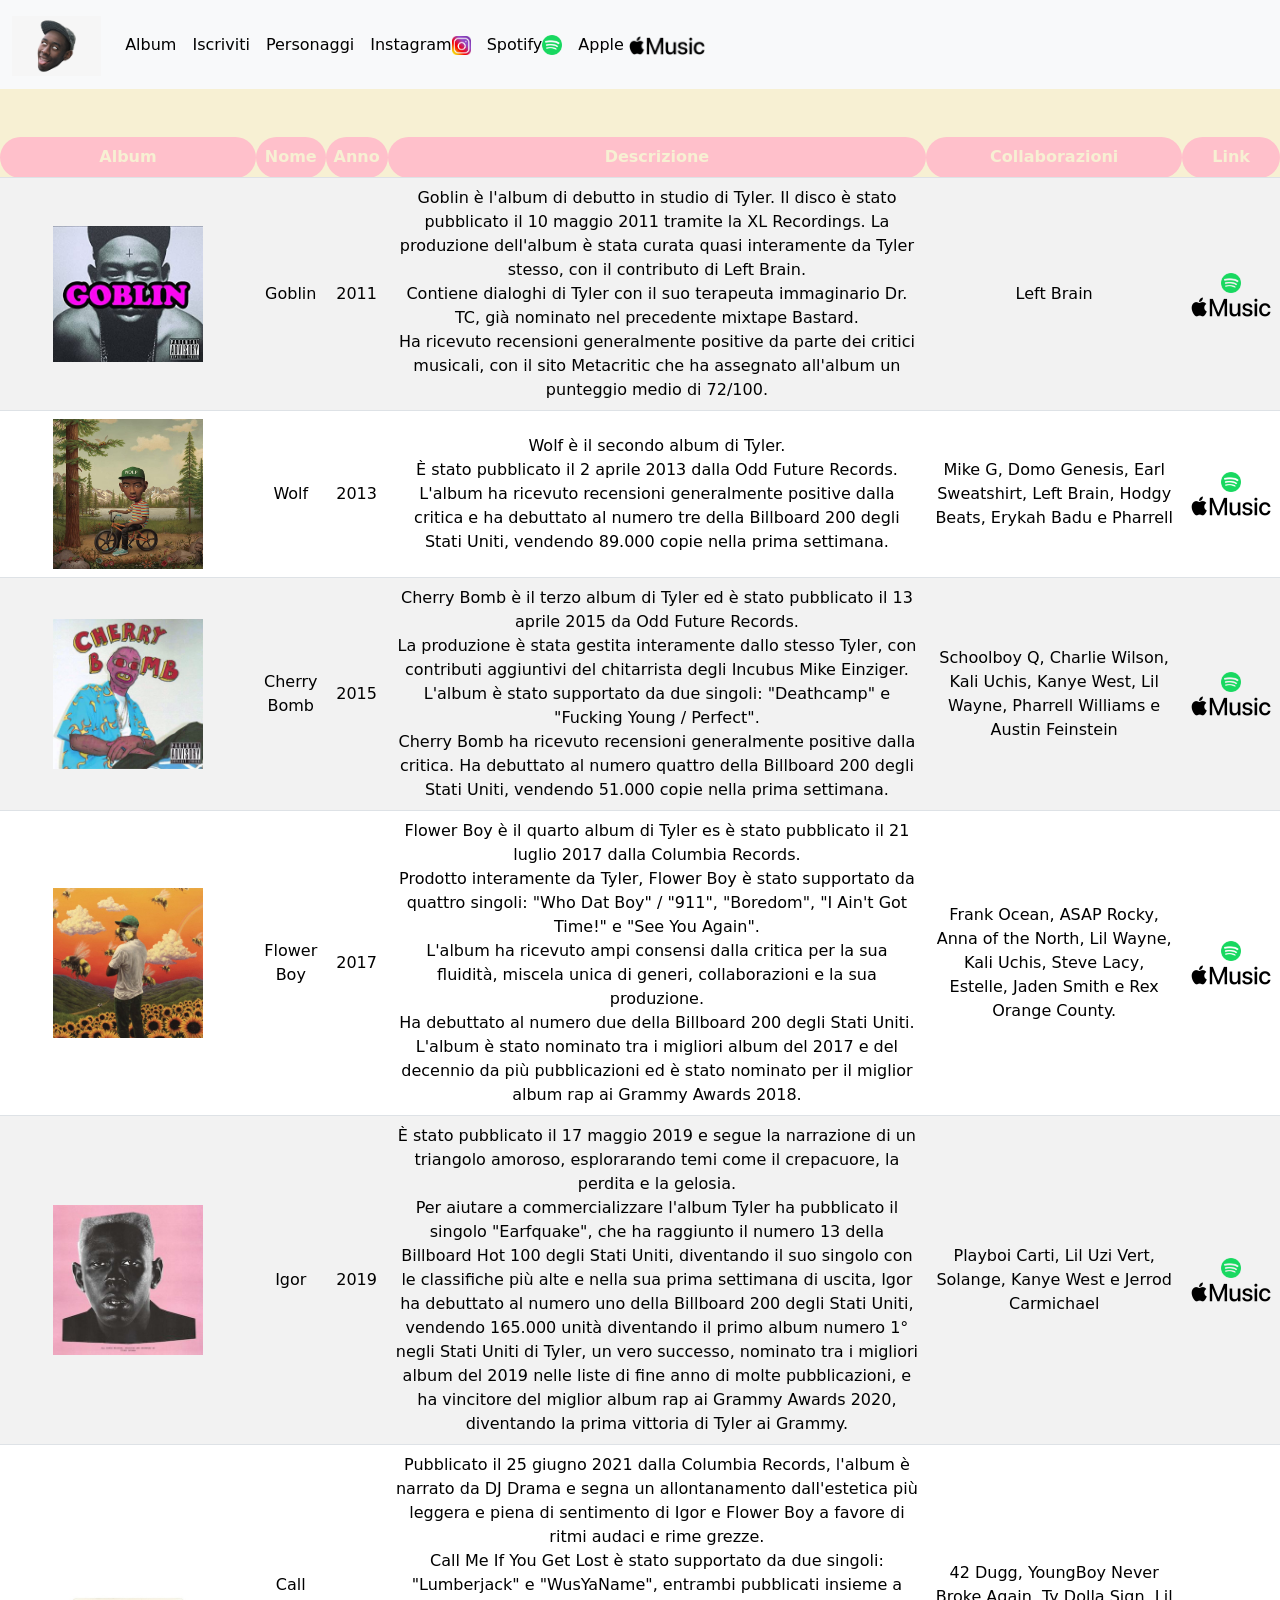
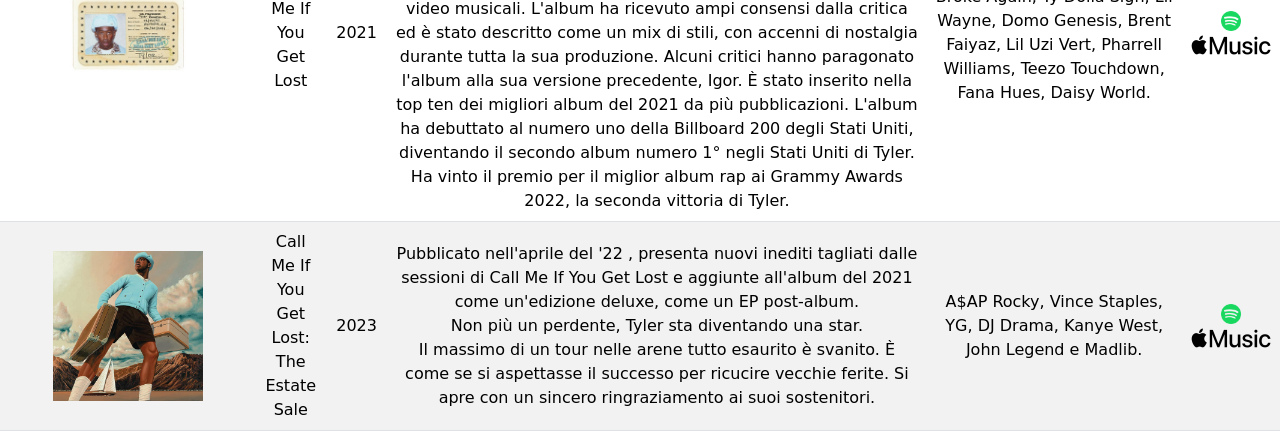
<file: htdocs/pages/album.html>
<!DOCTYPE html>
<html>
<head>
     <link rel="preconnect" href="https://fonts.googleapis.com">
<link rel="preconnect" href="https://fonts.gstatic.com" crossorigin>
<link href="https://fonts.googleapis.com/css2?family=Nunito+Sans:wght@1000&display=swap" rel="stylesheet">
     <meta charset="utf-8">
     <meta name="viewport" content="width=device-width, initial-scale=1">
     <title>Tyler</title>
     <link rel="icon" type="image/x-icon" href="../images/flower-boy-tyler-the-creator-medium-square.jpg">
     <link href="https://cdn.jsdelivr.net/npm/bootstrap@5.3.0-alpha3/dist/css/bootstrap.min.css" rel="stylesheet" integrity="sha384-KK94CHFLLe+nY2dmCWGMq91rCGa5gtU4mk92HdvYe+M/SXH301p5ILy+dN9+nJOZ" crossorigin="anonymous">
     <link rel="stylesheet" href="../CSS/style.css">
     <script src="https://cdn.jsdelivr.net/npm/@popperjs/core@2.11.7/dist/umd/popper.min.js" integrity="sha384-zYPOMqeu1DAVkHiLqWBUTcbYfZ8osu1Nd6Z89ify25QV9guujx43ITvfi12/QExE" crossorigin="anonymous"></script>
<script src="https://cdn.jsdelivr.net/npm/bootstrap@5.3.0-alpha3/dist/js/bootstrap.min.js" integrity="sha384-Y4oOpwW3duJdCWv5ly8SCFYWqFDsfob/3GkgExXKV4idmbt98QcxXYs9UoXAB7BZ" crossorigin="anonymous"></script>
</head>
<body>
     <nav class="navbar navbar-expand-lg bg-body-tertiary">
          <div class="container-fluid">
          <a class="navbar-brand" href="../index.html"> <img src="../images/169-1696071_tyler-the-creator-photo-png-transparent-tyler-the.png" alt="Logo" width="" height="60" class="d-inline-block align-text-top"> </a>
            <button class="navbar-toggler" type="button" data-bs-toggle="collapse" data-bs-target="#navbarNavAltMarkup" aria-controls="navbarNavAltMarkup" aria-expanded="false" aria-label="Toggle navigation">
              <span class="navbar-toggler-icon"></span>
            </button>
            <div class="collapse navbar-collapse" id="navbarNavAltMarkup">
              <div class="navbar-nav">
                <a class="nav-link active hover-underline-animation" aria-current="page" href="../pages/album.html">Album</a>
                <a class="nav-link active hover-underline-animation" aria-current="page" href="../pages/iscriviti.html">Iscriviti</a>
                <a class="nav-link active hover-underline-animation" aria-current="page" href="../pages/foto.html">Personaggi</a>
                <a class="nav-link hover-underline-animation" href="https://www.instagram.com/feliciathegoat/" target="_blank">Instagram<img src="../images/Instagram-Icon.png" alt="" width="" height="19" ></a>
                <a class="nav-link hover-underline-animation" href="https://open.spotify.com/artist/4V8LLVI7PbaPR0K2TGSxFF" target="_blank">Spotify<img src="../images/Spotify_logo_without_text.svg.png" alt="" height="20"></a>
                <a class="nav-link hover-underline-animation" href="https://music.apple.com/us/artist/tyler-the-creator/420368335" target="_blank">Apple <img src="../images/apple.png" width="auto" height="19px" alt=""></a>
              </div>
            </div>
          </div>
        </nav>
        <br><br>
        <table class="table table-striped align-middle">
          <thead>
            <tr>
              <th scope="col" id="ora" class="text-center">Album</th>
              <th scope="col" id="ora" style="width: 5%;">Nome</th>
              <th scope="col" id="ora" style="width: 1%;">Anno</th>
              <th scope="col" class="descrizione" id="ora">Descrizione</th>
              <th scope="col" class="collab" id="ora" style="width: 20%;">Collaborazioni</th>
              <th scope="col" id="ora">Link</th>
            </tr>
          </thead>
          <tbody>
            <tr id="goblin">
              <th scope="row" class="prima"><img id="album" class="zoomzoom" src="../images/51xMggEzHJL._AC_SX355_.jpg" alt=""></th>
              <td> Goblin</td>
              <td>2011</td>
              <td class="align-middle descrizione"> Goblin è l'album di debutto in studio di Tyler. Il disco è stato pubblicato il 10 maggio 2011 tramite la XL Recordings. La produzione dell'album è stata curata quasi interamente da Tyler stesso, con il contributo di Left Brain. <br>
                Contiene dialoghi di Tyler con il suo terapeuta immaginario Dr. TC, già nominato nel precedente mixtape Bastard. <br>
                Ha ricevuto recensioni generalmente positive da parte dei critici musicali, con il sito Metacritic che ha assegnato all'album un punteggio medio di 72/100.</td>
                <td class="collab">Left Brain</td>
              <td><a href="https://open.spotify.com/album/5dbCm8qaCdWnNdVyi3urUO" target="_blank"><img src="../images/Spotify_logo_without_text.svg.png" height="20px" alt=""></a> <a href="https://music.apple.com/us/album/goblin/431231125" target="_blank"><img src="../images/apple.png" height="20px" alt=""></a></td>
            </tr>
            <tr id="wolf">
              <th scope="row"><img id="album" class="zoomzoom" src="../images/WOLF.jpg" alt=""></th>
              <td>Wolf</td>
              <td>2013</td>
              <td class="descrizione">Wolf è il secondo album di Tyler. <br> È stato pubblicato il 2 aprile 2013 dalla Odd Future Records. <br>
                L'album ha ricevuto recensioni generalmente positive dalla critica e ha debuttato al numero tre della Billboard 200 degli Stati Uniti, vendendo 89.000 copie nella prima settimana.</td>
                <td class="collab">Mike G, Domo Genesis, Earl Sweatshirt, Left Brain, Hodgy Beats, Erykah Badu e Pharrell</td>
              <td><a href="https://open.spotify.com/album/40QTqOBBxCEIQlLNdSjFQB" target="_blank"><img src="../images/Spotify_logo_without_text.svg.png" height="20px" alt=""></a> <a href="https://music.apple.com/us/album/wolf/600946351" target="_blank"><img src="../images/apple.png" height="20px" alt=""></a></td>
            </tr>
            <tr id="cherry">
              <th scope="row"><img id="album" class="zoomzoom" src="../images/Cherry_Bomb_Tyler_the_Creator.png" alt=""></th>
              <td>Cherry Bomb</td>
              <td>2015</td>
              <td class="descrizione">Cherry Bomb è il terzo album di Tyler ed è stato pubblicato il 13 aprile 2015 da Odd Future Records. <br> La produzione è stata gestita interamente dallo stesso Tyler, con contributi aggiuntivi del chitarrista degli Incubus Mike Einziger. <br> L'album è stato supportato da due singoli: "Deathcamp" e "Fucking Young / Perfect". <br>

                Cherry Bomb ha ricevuto recensioni generalmente positive dalla critica. Ha debuttato al numero quattro della Billboard 200 degli Stati Uniti, vendendo 51.000 copie nella prima settimana.</td>
                <td class="collab">Schoolboy Q, Charlie Wilson, Kali Uchis, Kanye West, Lil Wayne, Pharrell Williams e Austin Feinstein</td>
              <td><a href="https://open.spotify.com/album/5V3Chnpno9oTI7JSPXKUf3" target="_blank"><img src="../images/Spotify_logo_without_text.svg.png" height="20px" alt=""></a> <a href="https://music.apple.com/us/album/cherry-bomb/983056044" target="_blank"><img src="../images/apple.png" height="20px" alt=""></a></td>
            </tr>
            <tr id="flower">
              <th scope="row"><img id="album" class="zoomzoom" src="../images/flower-boy-tyler-the-creator-medium-square.jpg" alt=""></th>
              <td> Flower Boy</td>
              <td>2017</td>
              <td class="descrizione">Flower Boy è il quarto album di Tyler es è stato pubblicato il 21 luglio 2017 dalla Columbia Records. <br> Prodotto interamente da Tyler, Flower Boy è stato supportato da quattro singoli: "Who Dat Boy" / "911", "Boredom", "I Ain't Got Time!" e "See You Again". <br> L'album ha ricevuto ampi consensi dalla critica per la sua fluidità, miscela unica di generi, collaborazioni e la sua produzione. <br> Ha debuttato al numero due della Billboard 200 degli Stati Uniti. L'album è stato nominato tra i migliori album del 2017 e del decennio da più pubblicazioni ed è stato nominato per il miglior album rap ai Grammy Awards 2018.</td>
              <td class="collab">Frank Ocean, ASAP Rocky, Anna of the North, Lil Wayne, Kali Uchis, Steve Lacy, Estelle, Jaden Smith e Rex Orange County. </td>
              <td><a href="https://open.spotify.com/album/2nkto6YNI4rUYTLqEwWJ3o" target="_blank"><img src="../images/Spotify_logo_without_text.svg.png" height="20px" alt=""></a> <a href="https://music.apple.com/us/album/flower-boy/1254572564" target="_blank"><img src="../images/apple.png" height="20px" alt=""></a></td>
            </tr>
            <tr id="igor">
              <th scope="row"><img id="album" class="zoomzoom" src="../images/Igor_-_Tyler,_the_Creator.jpg" alt=""></th>
              <td>Igor</td>
              <td>2019</td>
              <td class="descrizione">È stato pubblicato il 17 maggio 2019 e segue la narrazione di un triangolo amoroso, esplorarando temi come il crepacuore, la perdita e la gelosia. <br>Per aiutare a commercializzare l'album Tyler ha pubblicato il singolo "Earfquake", che ha raggiunto il numero 13 della Billboard Hot 100 degli Stati Uniti, diventando il suo singolo con le classifiche più alte e nella sua prima settimana di uscita, Igor ha debuttato al numero uno della Billboard 200 degli Stati Uniti, vendendo 165.000 unità diventando il primo album numero 1° negli Stati Uniti di Tyler, un vero successo, nominato tra i migliori album del 2019 nelle liste di fine anno di molte pubblicazioni, e ha vincitore del miglior album rap ai Grammy Awards 2020, diventando la prima vittoria di Tyler ai Grammy.</td>
                <td class="collab">Playboi Carti, Lil Uzi Vert, Solange, Kanye West e Jerrod Carmichael</td>
              <td><a href="https://open.spotify.com/album/5zi7WsKlIiUXv09tbGLKsE" target="_blank"><img src="../images/Spotify_logo_without_text.svg.png" height="20px" alt=""></a> <a href="https://music.apple.com/us/album/igor/1463409338" target="_blank"><img src="../images/apple.png" height="20px" alt=""></a></td>
            </tr>
            <tr id="call">
              <th scope="row"><img id="album" class="zoomzoom" src="../images/Call_Me_If_You_Get_Lost_album_cover.jpg" alt=""></th>
              <td>Call Me If You Get Lost</td>
              <td>2021</td>
              <td class="descrizione">Pubblicato il 25 giugno 2021 dalla Columbia Records, l'album è narrato da DJ Drama e segna un allontanamento dall'estetica più leggera e piena di sentimento di Igor e Flower Boy a favore di ritmi audaci e rime grezze. <br> Call Me If You Get Lost è stato supportato da due singoli: "Lumberjack" e "WusYaName", entrambi pubblicati insieme a video musicali. L'album ha ricevuto ampi consensi dalla critica ed è stato descritto come un mix di stili, con accenni di nostalgia durante tutta la sua produzione. Alcuni critici hanno paragonato l'album alla sua versione precedente, Igor. È stato inserito nella top ten dei migliori album del 2021 da più pubblicazioni. L'album ha debuttato al numero uno della Billboard 200 degli Stati Uniti, diventando il secondo album numero 1° negli Stati Uniti di Tyler. Ha vinto il premio per il miglior album rap ai Grammy Awards 2022, la seconda vittoria di Tyler.</td>
              <td class="collab">42 Dugg, YoungBoy Never Broke Again, Ty Dolla Sign, Lil Wayne, Domo Genesis, Brent Faiyaz, Lil Uzi Vert, Pharrell Williams, Teezo Touchdown, Fana Hues, Daisy World.</td>
              <td><a href="https://open.spotify.com/album/45ba6QAtNrdv6Ke4MFOKk9" target="_blank"><img src="../images/Spotify_logo_without_text.svg.png" height="20px" alt=""></a> <a href="https://music.apple.com/us/album/call-me-if-you-get-lost/1573484415 target="_blank"><img src="../images/apple.png" height="20px" alt=""></a></td>
            </tr>
            <tr>
              <th scope="row"><img id="album" class="zoomzoom" src="../images/CMIYGL.jpg" alt=""></th>
              <td>Call Me If You Get Lost: The Estate Sale</td>
              <td>2023</td>
              <td class="descrizione">Pubblicato nell'aprile del '22 , presenta nuovi inediti tagliati dalle sessioni di Call Me If You Get Lost e aggiunte all'album del 2021 come un'edizione deluxe, come un EP post-album. <br> Non più un perdente, Tyler sta diventando una star. <br> Il massimo di un tour nelle arene tutto esaurito è svanito. È come se si aspettasse il successo per ricucire vecchie ferite. Si apre con un sincero ringraziamento ai suoi sostenitori.</td>
              <td class="collab">A$AP Rocky, Vince Staples, YG, DJ Drama, Kanye West, John Legend e Madlib.</td>
              <td><a href="https://open.spotify.com/album/1GG6U2SSJPHO6XsFiBzxYv" target="_blank"><img src="../images/Spotify_logo_without_text.svg.png" height="20px" alt=""></a> <a href="https://music.apple.com/us/album/call-me-if-you-get-lost-the-estate-sale/1679454273" target="_blank"><img src="../images/apple.png" height="20px" alt=""></a></td>
            </tr>
          </tbody>
        </table>
</body>
</html>
</file>
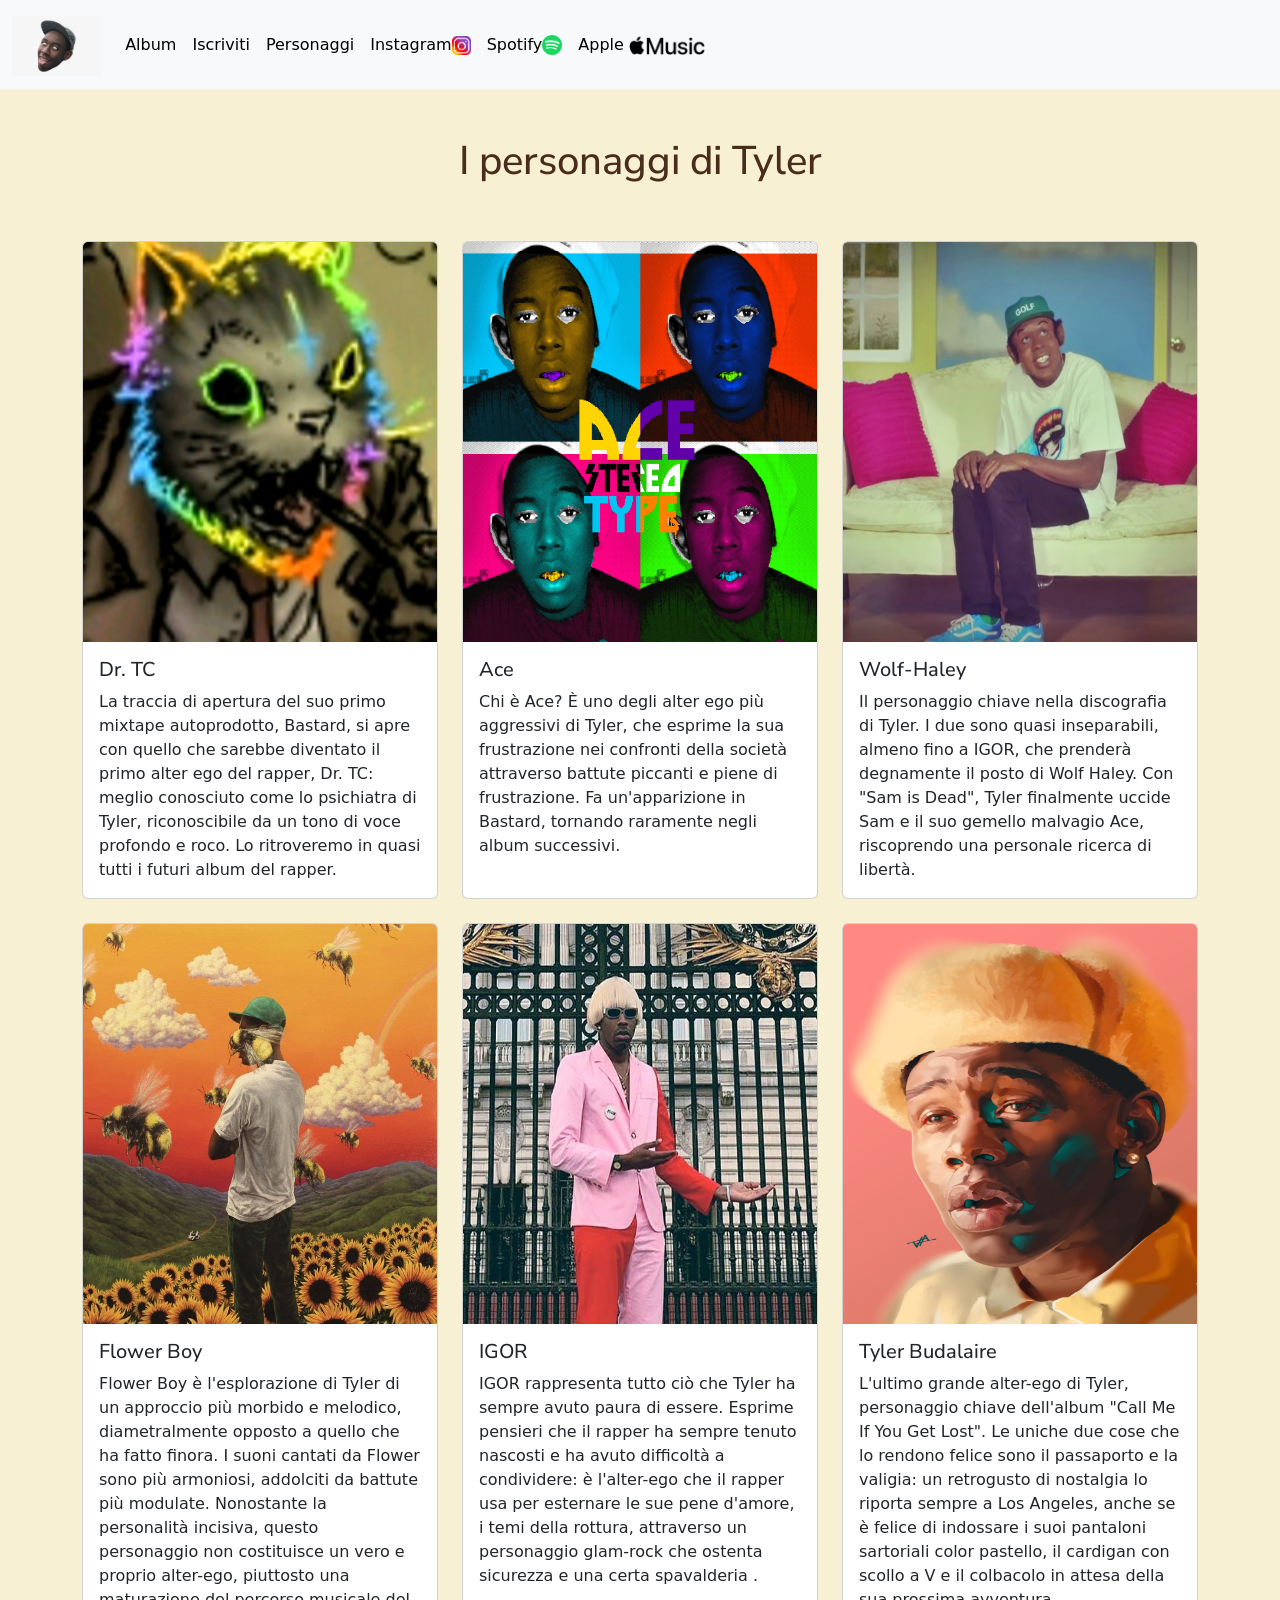
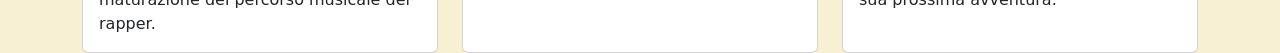
<file: htdocs/pages/foto.html>
<!DOCTYPE html>
<html>
<head>
     <link rel="preconnect" href="https://fonts.googleapis.com">
<link rel="preconnect" href="https://fonts.gstatic.com" crossorigin>
<link href="https://fonts.googleapis.com/css2?family=Nunito+Sans:wght@1000&display=swap" rel="stylesheet">
     <meta charset="utf-8">
     <meta name="viewport" content="width=device-width, initial-scale=1">
     <title>Tyler</title>
     <link rel="icon" type="image/x-icon" href="../images/flower-boy-tyler-the-creator-medium-square.jpg">
     <link href="https://cdn.jsdelivr.net/npm/bootstrap@5.3.0-alpha3/dist/css/bootstrap.min.css" rel="stylesheet" integrity="sha384-KK94CHFLLe+nY2dmCWGMq91rCGa5gtU4mk92HdvYe+M/SXH301p5ILy+dN9+nJOZ" crossorigin="anonymous">
     <link rel="stylesheet" href="../CSS/style.css">
     <script src="https://cdn.jsdelivr.net/npm/@popperjs/core@2.11.7/dist/umd/popper.min.js" integrity="sha384-zYPOMqeu1DAVkHiLqWBUTcbYfZ8osu1Nd6Z89ify25QV9guujx43ITvfi12/QExE" crossorigin="anonymous"></script>
<script src="https://cdn.jsdelivr.net/npm/bootstrap@5.3.0-alpha3/dist/js/bootstrap.min.js" integrity="sha384-Y4oOpwW3duJdCWv5ly8SCFYWqFDsfob/3GkgExXKV4idmbt98QcxXYs9UoXAB7BZ" crossorigin="anonymous"></script>
</head>
<body>
     <nav class="navbar navbar-expand-lg bg-body-tertiary">
          <div class="container-fluid">
          <a class="navbar-brand" href="../index.html"> <img src="../images/169-1696071_tyler-the-creator-photo-png-transparent-tyler-the.png" alt="Logo" width="" height="60" class="d-inline-block align-text-top"> </a>
            <button class="navbar-toggler" type="button" data-bs-toggle="collapse" data-bs-target="#navbarNavAltMarkup" aria-controls="navbarNavAltMarkup" aria-expanded="false" aria-label="Toggle navigation">
              <span class="navbar-toggler-icon"></span>
            </button>
            <div class="collapse navbar-collapse" id="navbarNavAltMarkup">
              <div class="navbar-nav">
                <a class="nav-link active hover-underline-animation" aria-current="page" href="../pages/album.html">Album</a>
                <a class="nav-link active hover-underline-animation" aria-current="page" href="../pages/iscriviti.html">Iscriviti</a>
                <a class="nav-link active hover-underline-animation" aria-current="page" href="../pages/foto.html">Personaggi</a>
                <a class="nav-link hover-underline-animation" href="https://www.instagram.com/feliciathegoat/" target="_blank">Instagram<img src="../images/Instagram-Icon.png" alt="" width="" height="19" ></a>
                <a class="nav-link hover-underline-animation" href="https://open.spotify.com/artist/4V8LLVI7PbaPR0K2TGSxFF" target="_blank">Spotify<img src="../images/Spotify_logo_without_text.svg.png" alt="" height="20"></a>
                <a class="nav-link hover-underline-animation" href="https://music.apple.com/us/artist/tyler-the-creator/420368335" target="_blank">Apple <img src="../images/apple.png" width="auto" height="19px" alt=""></a>
              </div>
            </div>
          </div>
        </nav>
        <h1 class="text-center"><br> I personaggi di Tyler <br><br> </h1>
          <div class="foto">
            <div class="container">
                <div class="row card-deck">
                    <div class="col-lg-4">
                      <div class="card h-100">
                        <img id="personaggi" src="../images/drTc.png" class="card-img-top zoom" alt="foto">
                        <div class="card-body">
                          <h5 class="card-title">Dr. TC</h5>
                          <p class="card-text">La traccia di apertura del suo primo mixtape autoprodotto, Bastard, si apre con quello che sarebbe diventato il primo alter ego del rapper, Dr. TC: meglio conosciuto come lo psichiatra di Tyler, riconoscibile da un tono di voce profondo e roco. Lo ritroveremo in quasi tutti i futuri album del rapper.</p>
                        </div>
                      </div>
                    </div>
                    <div class="col-lg-4">
                      <div class="card h-100">
                        <img id="personaggi" src="../images/ace.png" class="card-img-top zoom" alt="foto">
                        <div class="card-body">
                          <h5 class="card-title">Ace</h5>
                          <p class="card-text">Chi è Ace? È uno degli alter ego più aggressivi di Tyler, che esprime la sua frustrazione nei confronti della società attraverso battute piccanti e piene di frustrazione. Fa un'apparizione in Bastard, tornando raramente negli album successivi. </p>
                        </div>
                      </div>                     
                    </div>
                    <div class="col-lg-4">
                      <div class="card h-100">
                        <img id="personaggi" src="../images/Wolf-Haley.jpg" class="card-img-top zoom" alt="foto">
                        <div class="card-body">
                          <h5 class="card-title">Wolf-Haley</h5>
                          <p class="card-text">Il personaggio chiave nella discografia di Tyler. I due sono quasi inseparabili, almeno fino a IGOR, che prenderà degnamente il posto di Wolf Haley. Con "Sam is Dead", Tyler finalmente uccide Sam e il suo gemello malvagio Ace, riscoprendo una personale ricerca di libertà.</p>
                        </div>
                      </div>
                    </div>
                </div>
            </div>
        </div>
        <br>
        <div class="foto">
          <div class="container">
              <div class="row card-deck">
                  <div class="col-lg-4">
                    <div class="card h-100">
                      <img id="personaggi" src="../images/flower-boy-tyler-the-creator-medium-square.jpg" class="card-img-top zoom" alt="foto">
                      <div class="card-body">
                        <h5 class="card-title">Flower Boy</h5>
                        <p class="card-text">Flower Boy è l'esplorazione di Tyler di un approccio più morbido e melodico, diametralmente opposto a quello che ha fatto finora. I suoni cantati da Flower sono più armoniosi, addolciti da battute più modulate. Nonostante la personalità incisiva, questo personaggio non costituisce un vero e proprio alter-ego, piuttosto una maturazione del percorso musicale del rapper.</p>
                      </div>
                    </div>
                  </div>
                  <div class="col-lg-4">
                    <div class="card h-100">
                      <img id="personaggi" src="../images/igo.jpg" class="card-img-top zoom" alt="foto">
                      <div class="card-body">
                        <h5 class="card-title">IGOR</h5>
                        <p class="card-text">IGOR rappresenta tutto ciò che Tyler ha sempre avuto paura di essere. Esprime pensieri che il rapper ha sempre tenuto nascosti e ha avuto difficoltà a condividere: è l'alter-ego che il rapper usa per esternare le sue pene d'amore, i temi della rottura, attraverso un personaggio glam-rock che ostenta sicurezza e una certa spavalderia .</p>
                      </div>
                    </div>                     
                  </div>
                  <div class="col-lg-4">
                    <div class="card h-100">
                      <img id="personaggi" src="../images/tylerBudelair.png" class="card-img-top zoom" alt="foto">
                      <div class="card-body">
                        <h5 class="card-title">Tyler Budalaire</h5>
                        <p class="card-text">L'ultimo grande alter-ego di Tyler, personaggio chiave dell'album "Call Me If You Get Lost". Le uniche due cose che lo rendono felice sono il passaporto e la valigia: un retrogusto di nostalgia lo riporta sempre a Los Angeles, anche se è felice di indossare i suoi pantaloni sartoriali color pastello, il cardigan con scollo a V e il colbacolo in attesa della sua prossima avventura.</p>
                      </div>
                    </div>
                  </div>
              </div>
          </div>
      </div>
</body>
</html>
</file>
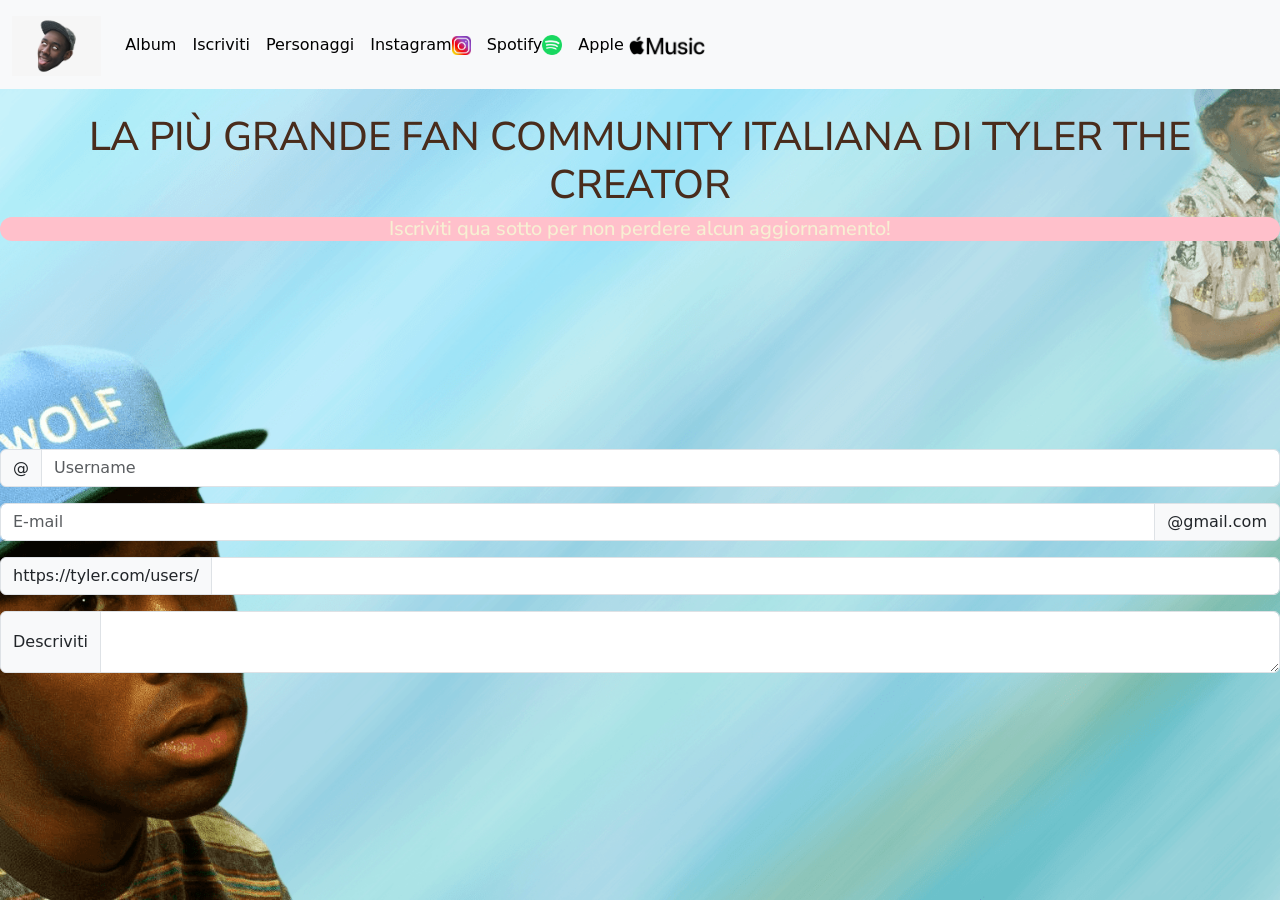
<file: htdocs/pages/iscriviti.html>
<!DOCTYPE html>
<html>
<head>
     <link rel="preconnect" href="https://fonts.googleapis.com">
<link rel="preconnect" href="https://fonts.gstatic.com" crossorigin>
<link href="https://fonts.googleapis.com/css2?family=Nunito+Sans:wght@1000&display=swap" rel="stylesheet">
     <meta charset="utf-8">
     <meta name="viewport" content="width=device-width, initial-scale=1">
     <title>Tyler</title>
     <link rel="icon" type="image/x-icon" href="../images/flower-boy-tyler-the-creator-medium-square.jpg">
     <link href="https://cdn.jsdelivr.net/npm/bootstrap@5.3.0-alpha3/dist/css/bootstrap.min.css" rel="stylesheet" integrity="sha384-KK94CHFLLe+nY2dmCWGMq91rCGa5gtU4mk92HdvYe+M/SXH301p5ILy+dN9+nJOZ" crossorigin="anonymous">
     <link rel="stylesheet" href="../CSS/style.css">
     <script src="https://cdn.jsdelivr.net/npm/@popperjs/core@2.11.7/dist/umd/popper.min.js" integrity="sha384-zYPOMqeu1DAVkHiLqWBUTcbYfZ8osu1Nd6Z89ify25QV9guujx43ITvfi12/QExE" crossorigin="anonymous"></script>
<script src="https://cdn.jsdelivr.net/npm/bootstrap@5.3.0-alpha3/dist/js/bootstrap.min.js" integrity="sha384-Y4oOpwW3duJdCWv5ly8SCFYWqFDsfob/3GkgExXKV4idmbt98QcxXYs9UoXAB7BZ" crossorigin="anonymous"></script>
</head>
<body id="iscriviti">
     <nav class="navbar navbar-expand-lg bg-body-tertiary">
          <div class="container-fluid">
          <a class="navbar-brand" href="../index.html"> <img src="../images/169-1696071_tyler-the-creator-photo-png-transparent-tyler-the.png" alt="Logo" width="" height="60" class="d-inline-block align-text-top"> </a>
            <button class="navbar-toggler" type="button" data-bs-toggle="collapse" data-bs-target="#navbarNavAltMarkup" aria-controls="navbarNavAltMarkup" aria-expanded="false" aria-label="Toggle navigation">
              <span class="navbar-toggler-icon"></span>
            </button>
            <div class="collapse navbar-collapse" id="navbarNavAltMarkup">
              <div class="navbar-nav">
                <a class="nav-link active hover-underline-animation" aria-current="page" href="../pages/album.html">Album</a>
                <a class="nav-link active hover-underline-animation" aria-current="page" href="../pages/iscriviti.html">Iscriviti</a>
                <a class="nav-link active hover-underline-animation" aria-current="page" href="../pages/foto.html">Personaggi</a>
                <a class="nav-link hover-underline-animation" href="https://www.instagram.com/feliciathegoat/" target="_blank">Instagram<img src="../images/Instagram-Icon.png" alt="" width="" height="19" ></a>
                <a class="nav-link hover-underline-animation" href="https://open.spotify.com/artist/4V8LLVI7PbaPR0K2TGSxFF" target="_blank">Spotify<img src="../images/Spotify_logo_without_text.svg.png" alt="" height="20"></a>
                <a class="nav-link hover-underline-animation" href="https://music.apple.com/us/artist/tyler-the-creator/420368335" target="_blank">Apple <img src="../images/apple.png" width="auto" height="19px" alt=""></a>
              </div>
            </div>
          </div>
        </nav>
        <br>
        <h1 class="text-center">LA PIÙ GRANDE FAN COMMUNITY ITALIANA DI TYLER THE CREATOR</h1>
        <h5 class="text-center"><p id="ora">Iscriviti qua sotto per non perdere alcun aggiornamento!</p></h5>
        <br><br><br><br><br><br><br><br><div class="input-group mb-3">
            <span class="input-group-text" id="basic-addon1">@</span>
            <input type="text" class="form-control" placeholder="Username" aria-label="Username" aria-describedby="basic-addon1">
          </div>
          
          <div class="input-group mb-3">
            <input type="text" class="form-control" placeholder="E-mail" aria-label="Recipient's username" aria-describedby="basic-addon2">
            <span class="input-group-text" id="basic-addon2">@gmail.com</span>
          </div>
          
          <div class="mb-3">
            <div class="input-group">
              <span class="input-group-text" id="basic-addon3">https://tyler.com/users/</span>
              <input type="text" class="form-control" id="basic-url" aria-describedby="basic-addon3 basic-addon4">
            </div>
        </div>
          <div class="input-group">
            <span class="input-group-text">Descriviti</span>
            <textarea class="form-control" aria-label="With textarea"></textarea>
          </div>
</body>
</html>
</file>
<file: htdocs/CSS/style.css>
h1,h5,h4 {
    color: rgba(73,44,28,255);
    font-family: 'Nunito Sans', sans-serif;
}

body {
    background-color: rgba(247,240,211,255);
}

.mx-5 {
    width: 30%;
    height: 30%;
}

.hover-underline-animation {
    display: inline-block;
    position: relative;
    color: #000000;
  }
  
  .hover-underline-animation::after {
    content: '';
    position: absolute;
    width: 100%;
    transform: scaleX(0);
    height: 2px;
    bottom: 0;
    left: 0;
    background-color: #000000;
    transform-origin: bottom right;
    transition: transform 0.3s ease-out;
  }
  
  .hover-underline-animation:hover::after {
    transform: scaleX(1);
    transform-origin: bottom left;
  }

a {
    text-decoration: none;
    color: rgba(73,44,28,255);
    border-radius: 25px;
}

td,th{
    text-align: center;
}

#ora {
    background-color: pink;
    color: rgba(247,240,211,255);
    border-radius: 25px;
    transition: 0.3s ease-out;
}

#ora:hover {
    background-color: rgba(247,240,211,255);
    color: pink;
}

#descrizione {
    text-align: justify ;
}

#album {
    width: 150px;
    margin-left: auto;
    margin-right: auto;
    display: block;
}

.zoom {
    transition: transform .2s;
}
  
.zoom:hover {
    transform: scale(1.1);
}

.zoomzoom {
    transition: transform .2s;
}

.zoomzoom:hover {
    transform: scale(1.3);
}

#goblin {
    background-color: rgba(216,222,238,255);
}

#igor {
    background-color: rgba(242,174,197,255);
}

#call {
    background-color: rgba(255,255,255,255);
}

#flower {
    background-color: rgba(233,153,68,255);
}

#cherry {
    background-color: rgba(251,252,255,255);
}

#wolf {
background-color: rgb(136,136,83);
}

.prima {
    width: 20%;
}

#iscriviti {
    background-image: url(../images/sfondo.png);
    height: 100%;
    background-position: center;
    background-repeat: no-repeat;
    background-size: cover;
    height: 100%;
    margin: 0;
}

html {
    height: 100%;
    margin: 0;
}

.descrizione {
    display: none;
}

#personaggi {
    height: 400px;
}

@media screen and (min-width: 768px) {
    .descrizione {
      display: table-cell;
    }
  }

  @media (max-width: 991px){
    .card .h-100 {
        margin-bottom: 30px;
    }
    #personaggi {
        height: 600px;
    }
    .collab {
        display: none;
    }
}

@media screen and (max-width: 768px) {
    #personaggi {
        height: 500px;
        
    }
    .card .h-100 {
        padding-bottom: 30px;
    }
  }

  @media screen and (max-width: 576px) {
    #personaggi {
        height: 300px;
    }
  }
</file>
